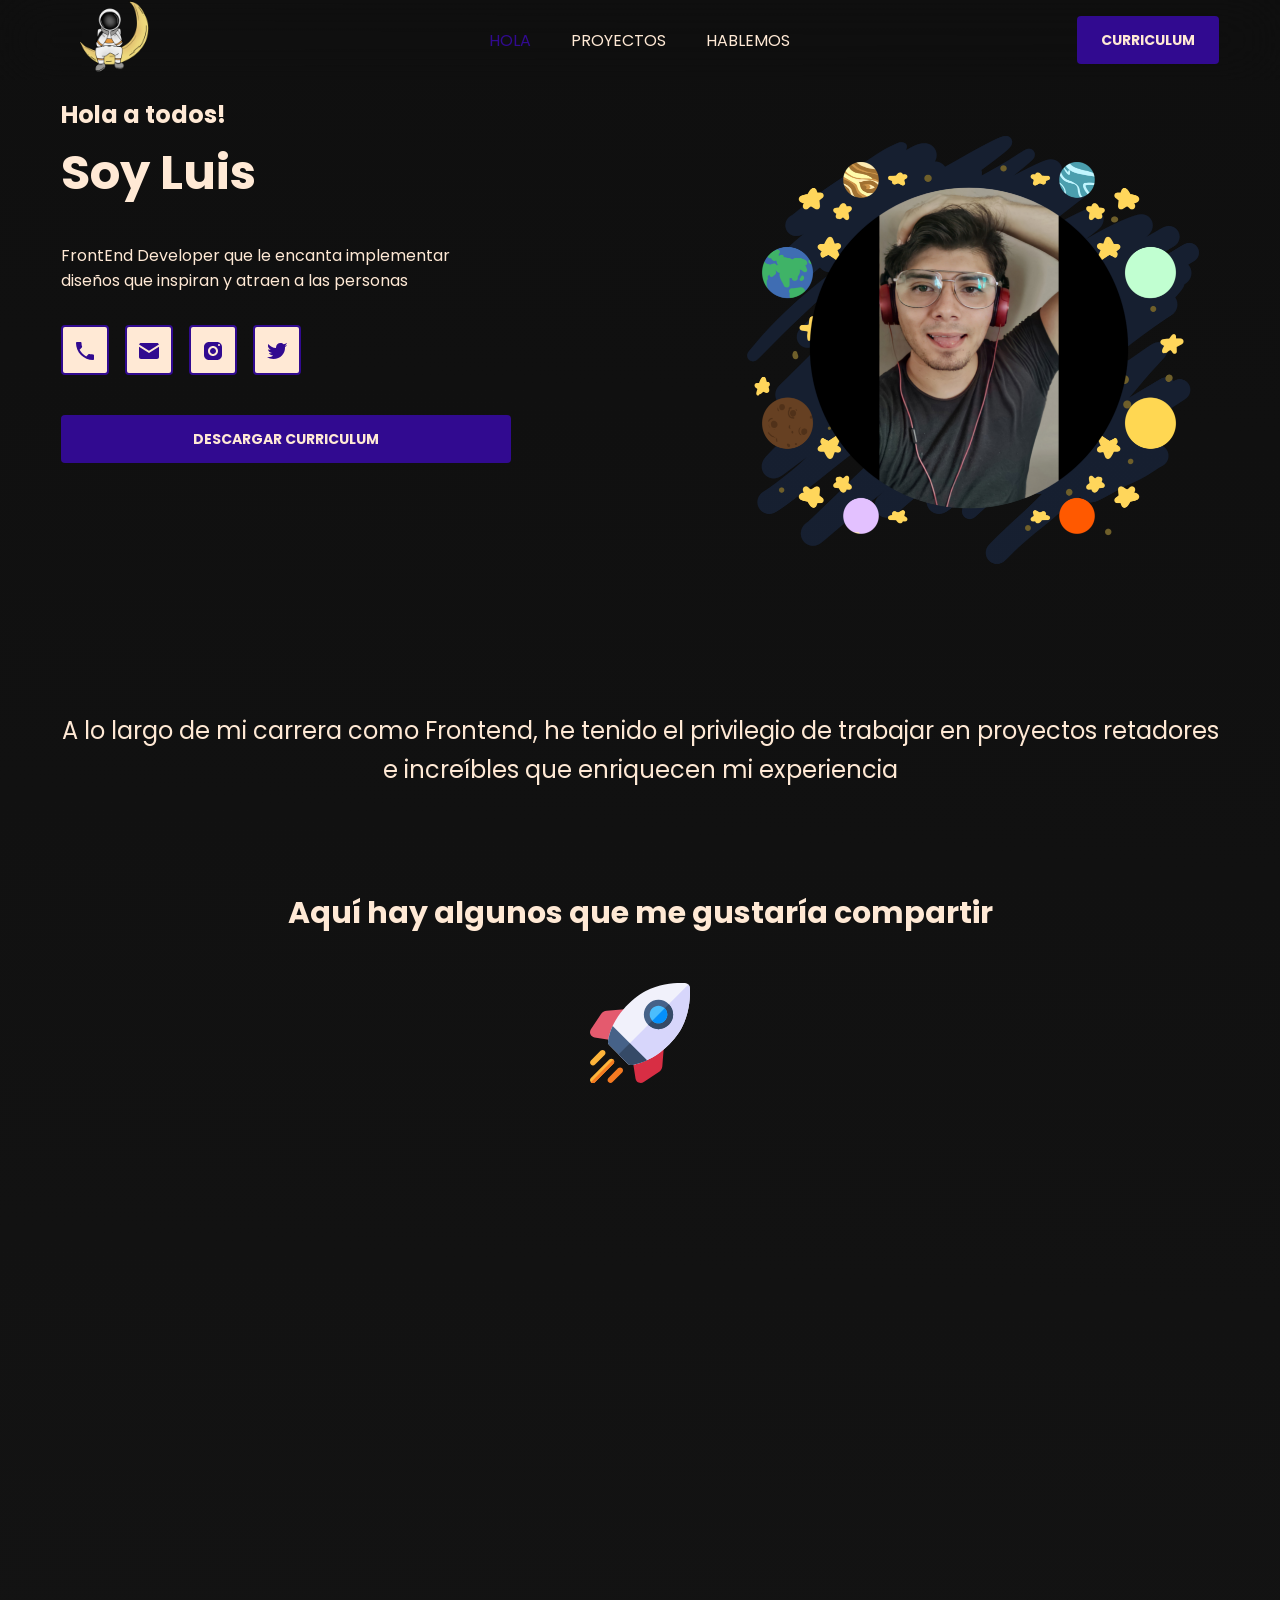
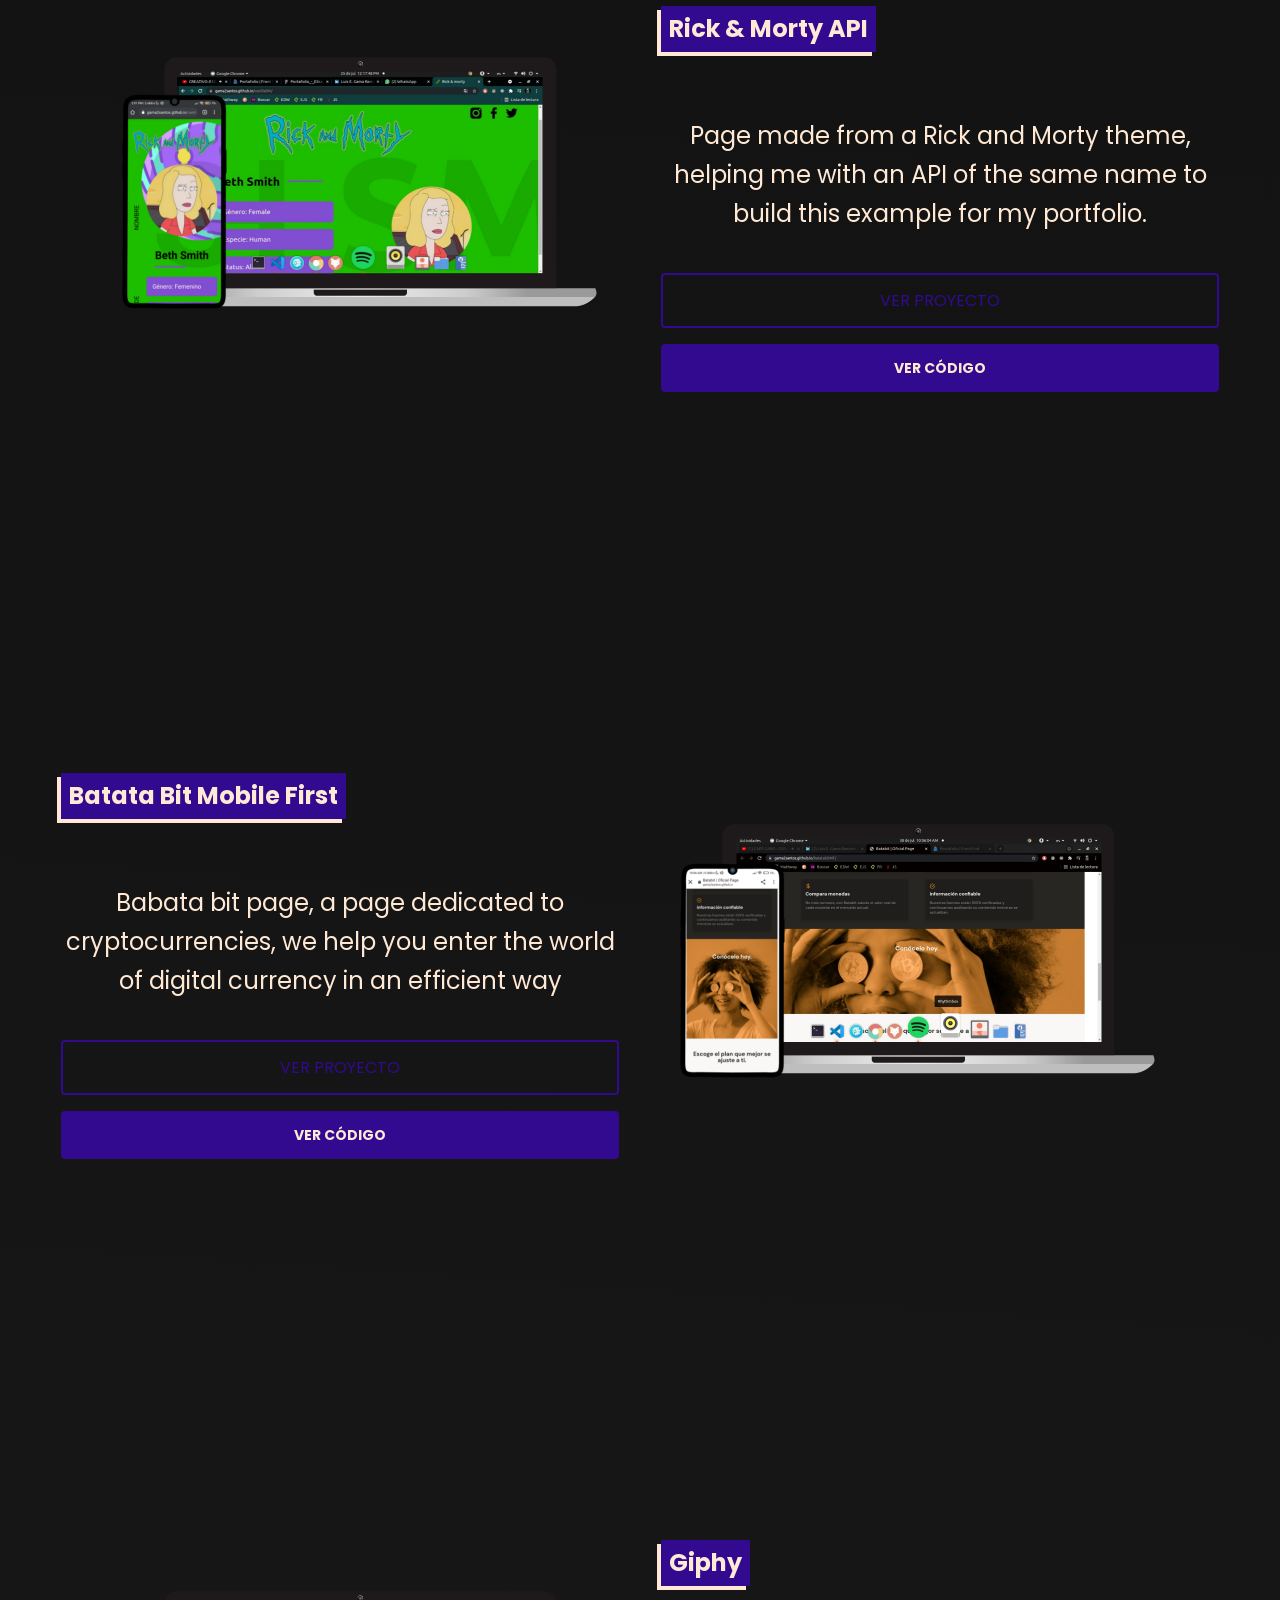
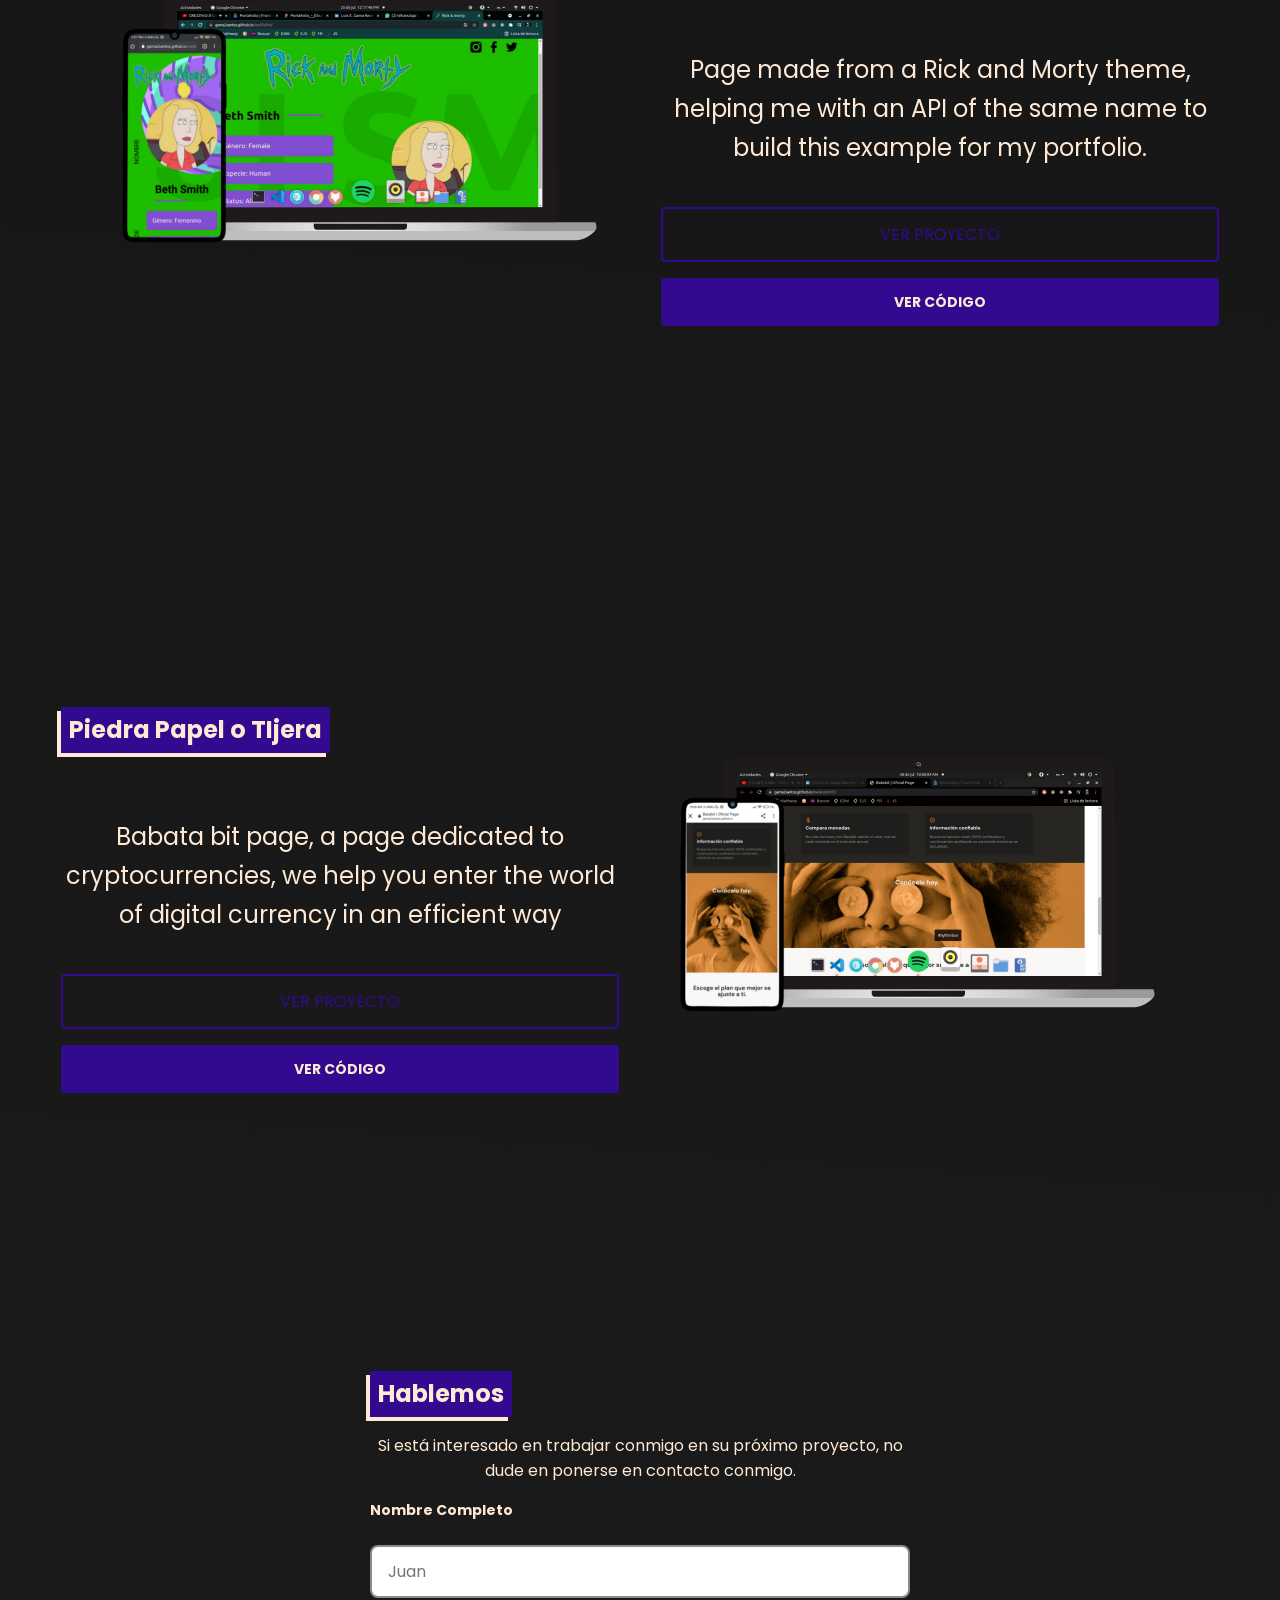
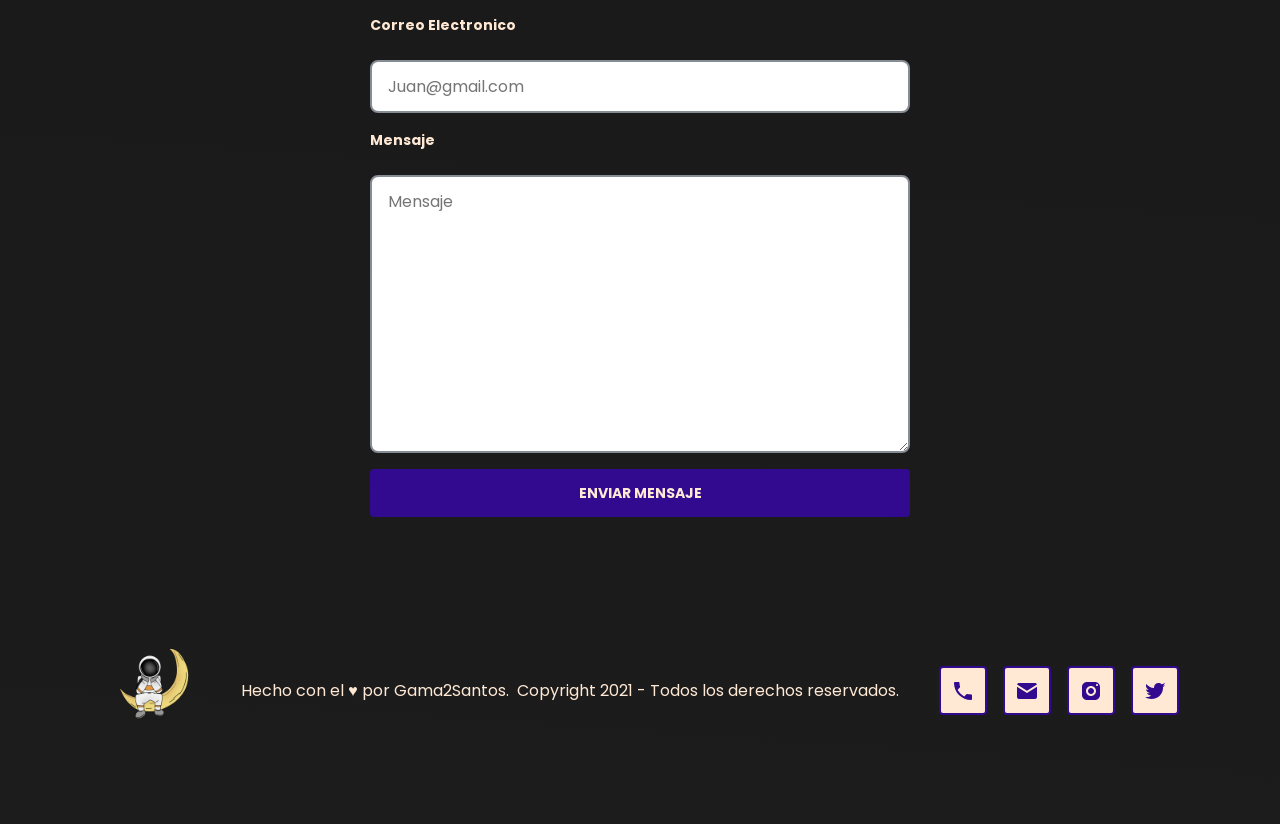
<file: index.html>
<!DOCTYPE html>
<html lang="en">
<head>
    <meta charset="UTF-8">
    <meta http-equiv="X-UA-Compatible" content="IE=edge">
    <meta name="viewport" content="width=device-width, initial-scale=1.0">
    <link rel="icon" href="/assets/portafolio.svg">
    <link rel="preconnect" href="https://fonts.googleapis.com">
    <link href="https://fonts.googleapis.com/css2?family=Poppins:wght@700&display=swap" rel="stylesheet">
    <link rel="preconnect" href="https://fonts.gstatic.com" crossorigin>
    <link rel="stylesheet" href="./css/styles.css">
    <title>Portafolio | Front End</title>
</head>
<body>
        
    <header class="header">
        <div class="wrapper">
            <div class="header-content">
                <img src="./assets/astro2.png" width="100" height="100" alt="Logo">
                <nav class="menu">
                    <ul>
                        <li>
                            <a class="is-active" href="#main">Hola</a>
                        </li>
                        <li>
                            <a  href="#project">Proyectos</a>
                        </li>
                        <li>
                            <a  href="#contact">Hablemos</a>
                        </li>
                    </ul>
                </nav>
                <button class="button">Curriculum</button>
            </div>
        </div>
    </header>


    <div class="wrapper">   
        
        <section class="hero" id="main">
            <div class="hero-image">
                <img class="hero-image-perfil" width="338" height="330" src="./assets/planet.png" alt="Imagen de perfil">
            </div>
            <div class="hero-description">
                <h1>
                    <span>Hola a todos!</span>
                    <span>Soy Luis</span>
                </h1>
                <p> FrontEnd Developer que le encanta implementar diseños que inspiran y atraen a las personas</p>
                <div class="social">
                    <a class="button-icon"  target="_blank" href="tel:7712200900"><img src="./assets/phone.svg" alt="Llamar a Luis"></a>
                    <a class="button-icon"  target="_blank" href="gama2santos@outlook.com"><img src="./assets/mail.svg" alt="Correo a Luis"></a>
                    <a class="button-icon"  target="_blank" href="https://www.instagram.com/gama2santos/"><img src="./assets/instagram.svg" alt="instagram"></a>
                    <a class="button-icon"  target="_blank" href="https://twitter.com/Gama2santos"><img src="./assets/twitter.svg" alt="twitter"></a>
                </div>
                <a href="" class="button">Descargar Curriculum</a>
            </div>
        </section>        
    
        <section class="content">
            <p>A lo largo de mi carrera como Frontend, he tenido el privilegio de trabajar en proyectos retadores e increíbles que enriquecen mi experiencia</p>
            <h2>Aquí hay algunos que me gustaría compartir</h2>
            <img class="arrow" src="./assets/arrow.svg" alt="Fecha Hacia Abajo">

            <section class="project" id="project">
                <div class="project-image">
                    <img   src="./assets/proy1.png" alt="Proyecto1">
                </div>    
                    <div class="project-description">
                        <h3 class="title">Rick & Morty API</h3>
                        <p> Page made from a Rick and Morty theme, helping me with an API of the same name to build this example for my portfolio.</p>
                        <a target="_blank" href="" class="buttonDos"> Ver Proyecto </a>
                        <a target="_blank" href="" class="button"> Ver Código </a>
                    </div>
            </section>

            <section class="project2">
                <div class="project-image">
                    <img   src="./assets/proy2.png" alt="Proyecto2">
                </div>    
                    <div class="project-description">
                        <h3 class="title">Batata Bit Mobile First</h3>
                        <p> Babata bit page, a page dedicated to cryptocurrencies, we help you enter the world of digital currency in an efficient way</p>
                        <a target="_blank" href="" class="buttonDos"> Ver Proyecto </a>
                        <a target="_blank" href="" class="button"> Ver Código </a>
                    </div>
            </section>

            <section class="project2">
                <div class="project-image">
                    <img   src="./assets/proy1.png" alt="Proyecto3">
                </div>    
                    <div class="project-description">
                        <h3 class="title">Giphy</h3>
                        <p> Page made from a Rick and Morty theme, helping me with an API of the same name to build this example for my portfolio.</p>
                        <a target="_blank" href="" class="buttonDos"> Ver Proyecto </a>
                        <a target="_blank" href="" class="button"> Ver Código </a>
                    </div>
            </section>

            <section class="project2">
                <div class="project-image">
                    <img   src="./assets/proy2.png" alt="Proyecto4">
                </div>    
                    <div class="project-description">
                        <h3 class="title">Piedra Papel o TIjera</h3>
                        <p> Babata bit page, a page dedicated to cryptocurrencies, we help you enter the world of digital currency in an efficient way</p>
                        <a target="_blank" href="" class="buttonDos"> Ver Proyecto </a>
                        <a target="_blank" href="" class="button"> Ver Código </a>
                    </div>
            </section>

        </section>

        <form action="" method="post" class="form"  id="contact">
            <h2 class="title">Hablemos</h2>
            <p>Si está interesado en trabajar conmigo en su próximo proyecto, no dude en ponerse en contacto conmigo.</p>
            <label for="form-name" >Nombre Completo</label>
            <input required name="name" id="form-name" type="text" placeholder="Juan">
            <label for="form-name" >Correo Electronico</label>
            <input required name="email" id="form-name" type "email" placeholder="Juan@gmail.com">
            <label for="form-name" >Mensaje</label>
            <textarea required name="message" placeholder="Mensaje" id="form-mesage" cols="30" rows="10"></textarea>
            <button class="button" type="submit" >Enviar Mensaje </button>
        </form>

        <footer class="footer"">
            <div class="footer-logo">
                <img src="./assets/astro2.png" width="100" height="100" alt="Logo">
            </div>
    
            <div class="social-footer">
                <a class="button-icon"  target="_blank" href="tel:7712200900"><img src="./assets/phone.svg" alt="Llamar a Luis"></a>
                <a class="button-icon"  target="_blank" href="gama2santos@outlook.com"><img src="./assets/mail.svg" alt="Correo a Luis"></a>
                <a class="button-icon"  target="_blank" href="https://www.instagram.com/gama2santos/"><img src="./assets/instagram.svg" alt="instagram"></a>
                <a class="button-icon"  target="_blank" href="https://twitter.com/Gama2santos"><img src="./assets/twitter.svg" alt="twitter"></a>
            </div>
            <div class="footer-copyright">
                <p>Hecho con el ♥ por Gama2Santos. </p>
                <p>Copyright 2021 - Todos los derechos reservados.</p>
            </div>    
        </footer>
    </div>
</body>
</html>
</file>
<file: css/styles.css>
@import './button.css';
@import './header.css';
@import './button-icon.css';
@import './hero.css';
@import './wrapper.css';
@import './menu.css';
@import './projects.css';
@import './social.css';
@import './form.css';
@import './footer.css';
@import './title.css';


:root {
    --gradient: linear-gradient(4deg, rgba(28,28,28,1) 0%, rgba(15,15,15,1) 100%);
    --fontBase: 'Poppins', sans-serif;
    --headline1: bold 95px/153.71px var(--fontBase);
    --headline2: bold 59px/95px var(--fontBase);   
    --headline3: bold 48px/77px var(--fontBase);
    --headline4: bold 34px/55px var(--fontBase);
    --headline5: bold 24px/38px var(--fontBase);
    --body1:  16px/25px var(--fontBase);
    --body2:  14px/22px var(--fontBase);
    --button: bold 14px/22px var(--fontBase);
    --caption: 12px/19px var(--fontBase);
    --purple: #310a90;
    --white: #ffe9d5;
}

body {
    background: var(--gradient);
    min-block-size: 100vh;
    font: var(--body1);
    color: var(--white);
    margin: 0px;
}



.content {
    display: flex;
    flex-direction: column;
    align-items: center;
    margin-bottom: 100px;
}



.content h2 {
    text-align: center;
    margin: 40px 20px 0px;
    font-size: 30px;
    color: #ffe9d5;
    line-height:40px;
}

.content p {
    position: static;
    text-align: center;
    font-style: normal;
    font-weight: normal;
    font-size: 24px;
    line-height: 39px;
    
}


.arrow {
    width: 70px;
    animation-name: fly;
    animation-duration: 2s;
    animation-iteration-count: infinite;
    animation-delay: 1s;
    z-index: 3;
}

@keyframes fly {
    0% {
        transition: all 1s ease-in-out;
        transform: rotate(135deg);

    }
    50% {
        transform: translateY(400px);

    }

    100% {
        transition: all 1s ease-in-out;
        transform: translateY(200px);
        transform: rotate(-45deg);
    }
}

@media screen and (min-width: 768px) {
    .arrow {
        margin-top: 50px;
        width: 100px;
    }

    .content h2 {
        text-align: center;
        margin: 80px 20px 0px;
        font-size: 30px;
        color: #ffe9d5;
        line-height:40px;
    }
    
}
</file>
